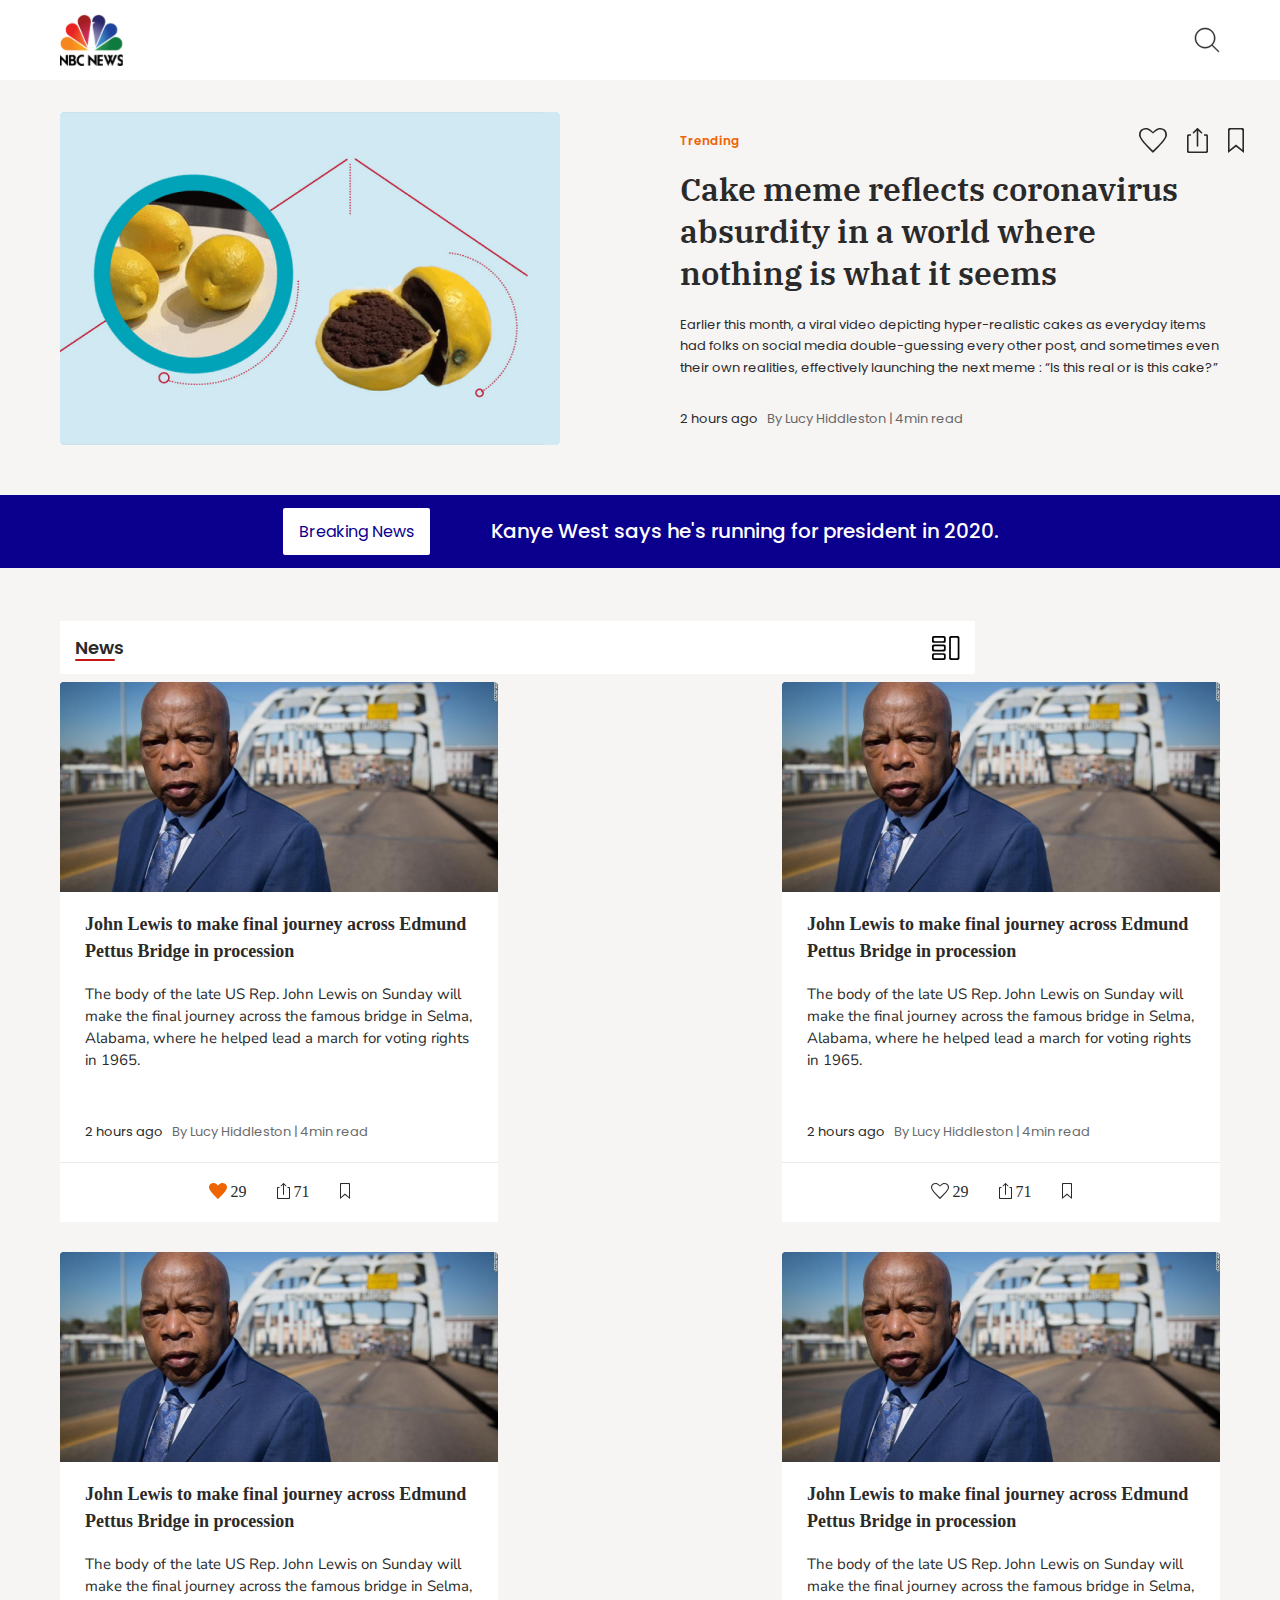
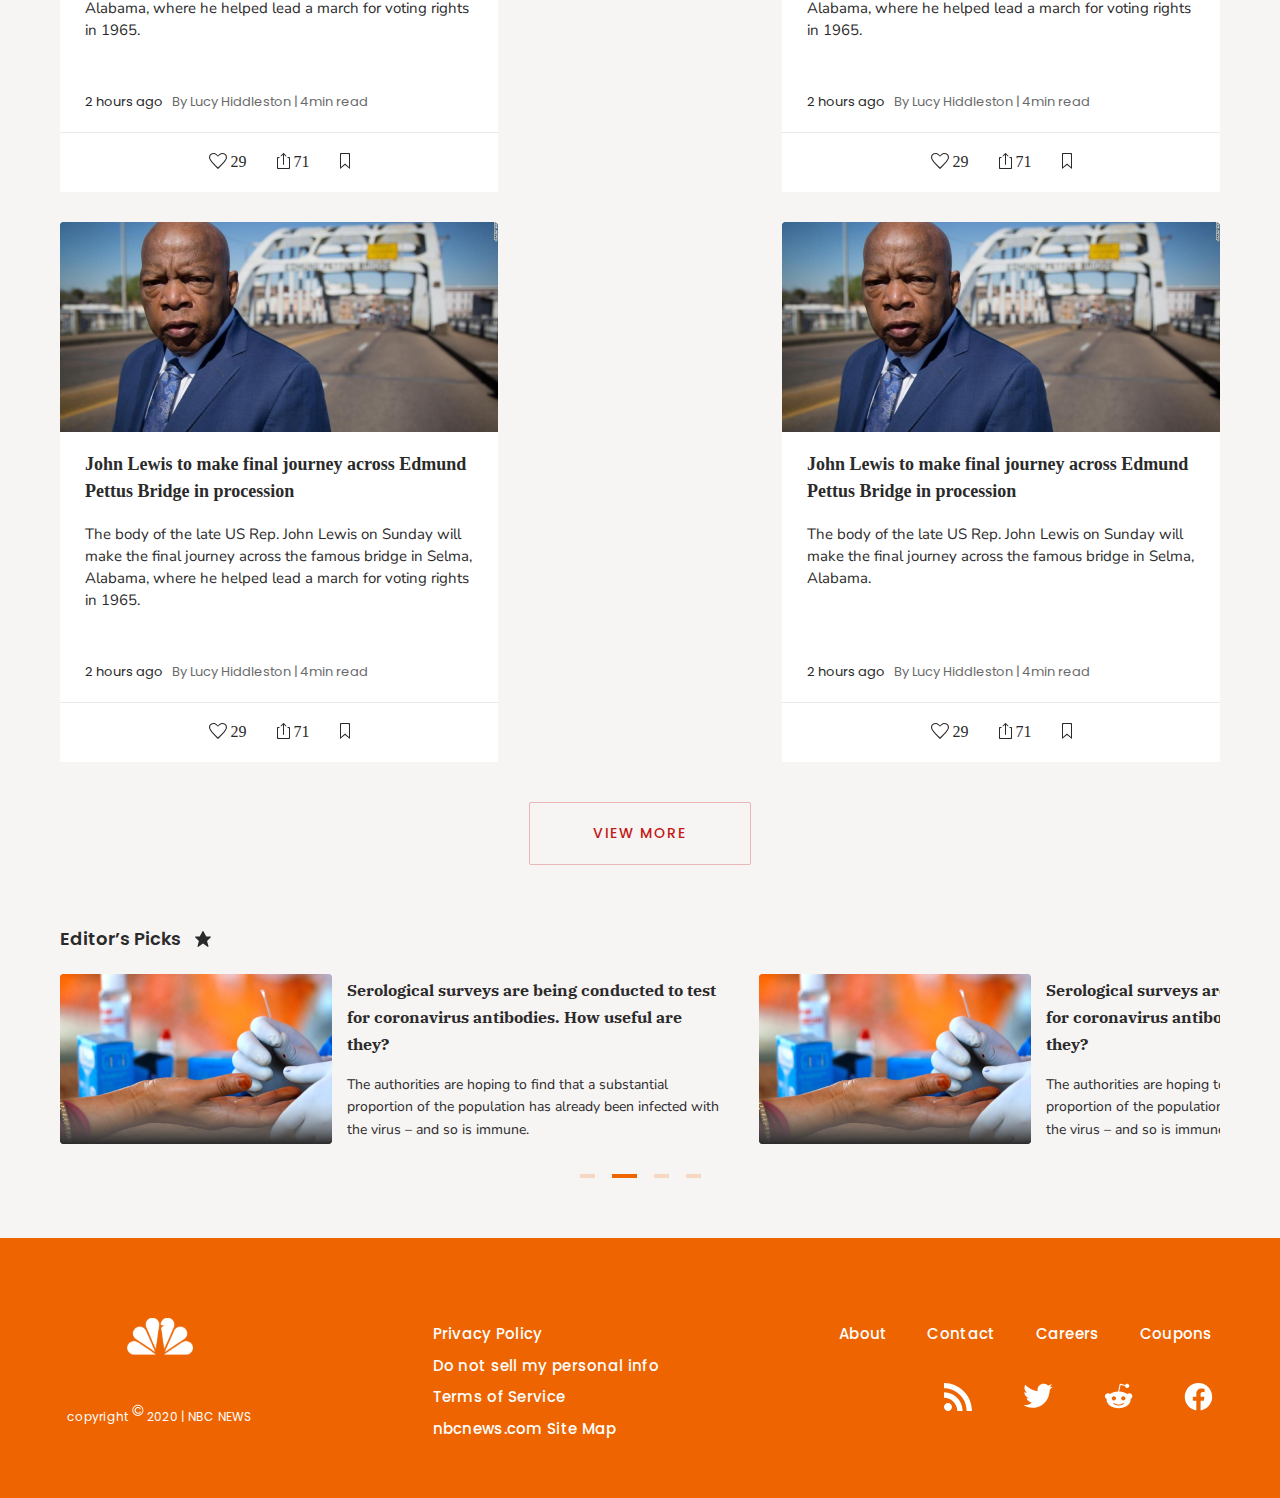
<file: pages/index.html>
<!DOCTYPE html>
<html lang="en">
<head>
    <meta charset="UTF-8">
    <meta name="viewport" content="width=device-width, initial-scale=1.0">
    <title>NBC NEWS</title>
    <link rel="shortcut icon" href="./../imgs/header/logo.svg" type="image/x-icon">
    <link rel="preconnect" href="https://fonts.googleapis.com">
    <link rel="preconnect" href="https://fonts.gstatic.com" crossorigin>
    <link href="https://fonts.googleapis.com/css2?family=IBM+Plex+Serif:wght@400;500;600;700&family=Montserrat&family=Nunito+Sans:opsz,wght@6..12,400;6..12,700&family=Poppins:wght@400;500;600&display=swap" rel="stylesheet">
    <link rel="stylesheet" href="./../css/main.css">
</head>
<body>
    <header class="header" style="background: #fff;">
        <a href="#" class="header__logo">
            <img src="./../imgs/header/logo.svg" alt="Логотип">
        </a>
        <img src="./../imgs/header/search.svg" alt="Поиск" id="search-btn" class="header__search">
        <form action="#" method="post" class="header__form none" id="search-form"> 
            <input type="text" name="title" id="title" placeholder="looking for" class="header__input">
            <button type="submit" class="header__btn"><img src="./../imgs/header/search.svg" alt="Поиск" class="header__search"></button>
        </form>
    </header>
    <main class="main" style="background: #F7F4F4;">
        <section class="heading">
            <img src="./../imgs/card/imgs/main.jpg" alt="" class="heading__img">
            <div class="heading__info">
                <div class="heading__top">
                    <h5>Trending</h5>
                    <div class="heading__icons">
                        <img src="./../imgs/card/like.svg" id="share">
                        <img src="./../imgs/card/repost.svg" alt="Поделиться">
                        <img src="./../imgs/card/save.svg" alt="Заметки">
                    </div>
                </div>
                <div class="heading__middle">
                    <h1>Cake meme reflects coronavirus absurdity in a world where nothing is what it seems</h1>
                    <img src="./../imgs/card/imgs/main.jpg" alt="" class="heading__img--mobile">
                    <p class="heading__text">
                        Earlier this month, a viral video depicting hyper-realistic cakes as everyday items had folks on social media double-guessing every other post, and sometimes even their own realities, effectively launching the next meme : “Is this real or is this cake?”
                    </p>
                </div>
                <div class="heading__bottom">
                    <span class="heading__publish-date">
                        2 hours ago
                    </span>
                    <span class="heading__author">
                        By Lucy Hiddleston  |  4min read
                    </span>
                </div>
            </div>
        </section>
        <section class="error-alert">
            <button class="error-alert__btn">Breaking News</button>
            <h3 class="error-alert__title">
                Kanye West says he's running for president in 2020.
            </h3>
        </section>
        <section class="cards">
            <div class="cards__nav">
                <h3 class="cards__title">News</h3>
                <img src="./../imgs/card/nav.svg" alt="Навигация" class="cards__nav-img">
            </div>
            <div class="cards__wrapper">
                <div class="card">
                    <img src="./../imgs/card/imgs/1.jpg" alt="Карточка" class="card__img">
                    <div class="card__wrapper">
                        <h4 class="card__title">John Lewis to make final journey across Edmund Pettus Bridge in procession</h4>
                        <p class="card__text">The body of the late US Rep. John Lewis on Sunday will make the final journey across the famous bridge in Selma, Alabama, where he helped lead a march for voting rights in 1965.</p>
                        <div class="card__info">
                            <span>2 hours ago</span>
                            <span>By Lucy Hiddleston  |  4min read</span>
                        </div>
                        <ul class="card__actions">
                            <li class="card__action">
                                <img src="./../imgs/card/like-active.svg" alt="Лайл">
                                <span class="card__count">29</span>
                            </li>
                            <li class="card__action" id="share">
                                <img src="./../imgs/card/repost.svg" alt="Поделиться">
                                <span class="card__count">71</span>
                            </li>
                            <li class="card__action">
                                <img src="./../imgs/card/save.svg" alt="Сохранить">
                            </li>
                        </ul>
                    </div>
                </div>
                <div class="card">
                    <img src="./../imgs/card/imgs/1.jpg" alt="Карточка" class="card__img">
                    <div class="card__wrapper">
                        <h4 class="card__title">John Lewis to make final journey across Edmund Pettus Bridge in procession</h4>
                        <p class="card__text">The body of the late US Rep. John Lewis on Sunday will make the final journey across the famous bridge in Selma, Alabama, where he helped lead a march for voting rights in 1965.</p>
                        <div class="card__info">
                            <span>2 hours ago</span>
                            <span>By Lucy Hiddleston  |  4min read</span>
                        </div>
                        <ul class="card__actions">
                            <li class="card__action">
                                <img src="./../imgs/card/like.svg" alt="Лайл">
                                <span class="card__count">29</span>
                            </li>
                            <li class="card__action" id="share">
                                <img src="./../imgs/card/repost.svg" alt="Поделиться">
                                <span class="card__count">71</span>
                            </li>
                            <li class="card__action">
                                <img src="./../imgs/card/save.svg" alt="Сохранить">
                            </li>
                        </ul>
                    </div>
                </div>
                <div class="card">
                    <img src="./../imgs/card/imgs/1.jpg" alt="Карточка" class="card__img">
                    <div class="card__wrapper">
                        <h4 class="card__title">John Lewis to make final journey across Edmund Pettus Bridge in procession</h4>
                        <p class="card__text">The body of the late US Rep. John Lewis on Sunday will make the final journey across the famous bridge in Selma, Alabama, where he helped lead a march for voting rights in 1965.</p>
                        <div class="card__info">
                            <span>2 hours ago</span>
                            <span>By Lucy Hiddleston  |  4min read</span>
                        </div>
                        <ul class="card__actions">
                            <li class="card__action">
                                <img src="./../imgs/card/like.svg" alt="Лайл">
                                <span class="card__count">29</span>
                            </li>
                            <li class="card__action" id="share">
                                <img src="./../imgs/card/repost.svg" alt="Поделиться">
                                <span class="card__count">71</span>
                            </li>
                            <li class="card__action">
                                <img src="./../imgs/card/save.svg" alt="Сохранить">
                            </li>
                        </ul>
                    </div>
                </div>
                <div class="card">
                    <img src="./../imgs/card/imgs/1.jpg" alt="Карточка" class="card__img">
                    <div class="card__wrapper">
                        <h4 class="card__title">John Lewis to make final journey across Edmund Pettus Bridge in procession</h4>
                        <p class="card__text">The body of the late US Rep. John Lewis on Sunday will make the final journey across the famous bridge in Selma, Alabama, where he helped lead a march for voting rights in 1965.</p>
                        <div class="card__info">
                            <span>2 hours ago</span>
                            <span>By Lucy Hiddleston  |  4min read</span>
                        </div>
                        <ul class="card__actions">
                            <li class="card__action">
                                <img src="./../imgs/card/like.svg" alt="Лайл">
                                <span class="card__count">29</span>
                            </li>
                            <li class="card__action" id="share">
                                <img src="./../imgs/card/repost.svg" alt="Поделиться">
                                <span class="card__count">71</span>
                            </li>
                            <li class="card__action">
                                <img src="./../imgs/card/save.svg" alt="Сохранить">
                            </li>
                        </ul>
                    </div>
                </div>
                <div class="card">
                    <img src="./../imgs/card/imgs/1.jpg" alt="Карточка" class="card__img">
                    <div class="card__wrapper">
                        <h4 class="card__title">John Lewis to make final journey across Edmund Pettus Bridge in procession</h4>
                        <p class="card__text">The body of the late US Rep. John Lewis on Sunday will make the final journey across the famous bridge in Selma, Alabama, where he helped lead a march for voting rights in 1965.</p>
                        <div class="card__info">
                            <span>2 hours ago</span>
                            <span>By Lucy Hiddleston  |  4min read</span>
                        </div>
                        <ul class="card__actions">
                            <li class="card__action">
                                <img src="./../imgs/card/like.svg" alt="Лайл">
                                <span class="card__count">29</span>
                            </li>
                            <li class="card__action" id="share">
                                <img src="./../imgs/card/repost.svg" alt="Поделиться">
                                <span class="card__count">71</span>
                            </li>
                            <li class="card__action">
                                <img src="./../imgs/card/save.svg" alt="Сохранить">
                            </li>
                        </ul>
                    </div>
                </div>
                <div class="card">
                    <img src="./../imgs/card/imgs/1.jpg" alt="Карточка" class="card__img">
                    <div class="card__wrapper">
                        <h4 class="card__title">John Lewis to make final journey across Edmund Pettus Bridge in procession</h4>
                        <p class="card__text">The body of the late US Rep. John Lewis on Sunday will make the final journey across the famous bridge in Selma, Alabama.</p>
                        <div class="card__info">
                            <span>2 hours ago</span>
                            <span>By Lucy Hiddleston  |  4min read</span>
                        </div>
                        <ul class="card__actions">
                            <li class="card__action">
                                <img src="./../imgs/card/like.svg" alt="Лайл">
                                <span class="card__count">29</span>
                            </li>
                            <li class="card__action" id="share">
                                <img src="./../imgs/card/repost.svg" alt="Поделиться">
                                <span class="card__count">71</span>
                            </li>
                            <li class="card__action">
                                <img src="./../imgs/card/save.svg" alt="Сохранить">
                            </li>
                        </ul>
                    </div>
                </div>
            </div>
            <button class="cards__btn">
                View More
            </button>
        </section>
        <section class="slider">
            <div class="slider__title">
                <h4>Editor’s Picks</h4>
                <img src="./../imgs/card/star.svg" alt="Звезда">
            </div>
            <div class="slider__wrapper">
                <div class="slider__items">
                    <div class="slider-card">
                        <img src="./../imgs/card/slider/1.jpg" alt="" class="slider-card__img">
                        <h5 class="slider-card__title--mobile">
                            Serological surveys are being conducted to test for coronavirus antibodies. How useful are they?
                        </h5>
                        <div class="slider-card__wrapper">
                            <h4 class="slider-card__title">Serological surveys are being conducted to test for coronavirus antibodies. How useful are they?</h4>
                            <p class="slider-card__text">
                                The authorities are hoping to find that a substantial proportion of the population has already been infected with the virus – and so is immune.
                            </p>
                        </div>
                    </div>
                    <div class="slider-card">
                        <img src="./../imgs/card/slider/1.jpg" alt="" class="slider-card__img">
                        <h5 class="slider-card__title--mobile">
                            Serological surveys are being conducted to test for coronavirus antibodies. How useful are they?
                        </h5>
                        <div class="slider-card__wrapper">
                            <h4 class="slider-card__title">Serological surveys are being conducted to test for coronavirus antibodies. How useful are they?</h4>
                            <p class="slider-card__text">
                                The authorities are hoping to find that a substantial proportion of the population has already been infected with the virus – and so is immune.
                            </p>
                        </div>
                    </div>
                    <div class="slider-card">
                        <img src="./../imgs/card/slider/1.jpg" alt="" class="slider-card__img">
                        <h5 class="slider-card__title--mobile">
                            Serological surveys are being conducted to test for coronavirus antibodies. How useful are they?
                        </h5>
                        <div class="slider-card__wrapper">
                            <h4 class="slider-card__title">Serological surveys are being conducted to test for coronavirus antibodies. How useful are they?</h4>
                            <p class="slider-card__text">
                                The authorities are hoping to find that a substantial proportion of the population has already been infected with the virus – and so is immune.
                            </p>
                        </div>
                    </div>
                    <div class="slider-card">
                        <img src="./../imgs/card/slider/1.jpg" alt="" class="slider-card__img">
                        <h5 class="slider-card__title--mobile">
                            Serological surveys are being conducted to test for coronavirus antibodies. How useful are they?
                        </h5>
                        <div class="slider-card__wrapper">
                            <h4 class="slider-card__title">Serological surveys are being conducted to test for coronavirus antibodies. How useful are they?</h4>
                            <p class="slider-card__text">
                                The authorities are hoping to find that a substantial proportion of the population has already been infected with the virus – and so is immune.
                            </p>
                        </div>
                    </div>
                </div>
                <nav class="slider__nav">
                    <svg xmlns="http://www.w3.org/2000/svg" width="121" height="4" viewBox="0 0 121 4" fill="none">
                        <path opacity="0.2" d="M0 0H15V4H0V0Z" fill="#EE6400"/>
                        <path d="M32 0H57V4H32V0Z" fill="#EE6400"/>
                        <path opacity="0.2" d="M74 0H89V4H74V0Z" fill="#EE6400"/>
                        <path opacity="0.2" d="M106 0H121V4H106V0Z" fill="#EE6400"/>
                    </svg>
                </nav>
            
            
            </div>
        </section>
    </main>
    <footer class="footer" style="background: #EE6400">
        <div class="footer__logo">
            <img src="./../imgs/footer/logo.svg" alt="Logo">
            <span>copyright <img src="./../imgs/footer/icon.svg" alt=""> 2020 | NBC NEWS</span>
        </div>
        <ul class="footer__list">
            <li class="footer__item">
                <a href="#" class="footer__link">Privacy Policy</a>
            </li>
            <li class="footer__item">
                <a href="#" class="footer__link">Do not sell my personal info</a>
            </li>
            <li class="footer__item">
                <a href="#" class="footer__link">Terms of Service</a>
            </li>
            <li class="footer__item">
                <a href="#" class="footer__link">nbcnews.com Site Map</a>
            </li>
        </ul>
        <div class="footer__wrapper">
            <nav class="footer__nav">
                <ul class="footer__list-nav">
                    <li><a href="#" class="footer__link">About</a></li>
                    <li><a href="#" class="footer__link">Contact</a></li>
                    <li><a href="#" class="footer__link">Careers</a></li>
                    <li><a href="#" class="footer__link">Coupons</a></li>
                </ul>
            </nav>
            <ul class="footer__socials">
                <li><a href="#" class="footer__social"><img src="./../imgs/footer/socilas/wifi.svg" alt="WiFi"></a></li>
                <li><a href="#" class="footer__social"><img src="./../imgs/footer/socilas/twitter.svg" alt="twitter"></a></li>
                <li><a href="#" class="footer__social"><img src="./../imgs/footer/socilas/reddit.svg" alt="reddit"></a></li>
                <li><a href="#" class="footer__social"><img src="./../imgs/footer/socilas/facebook.svg" alt="facebook"></a></li>
            </ul>
        </div>
    </footer>
    <script src="./../js/search.js">
    </script>
</body>
</html>
</file>
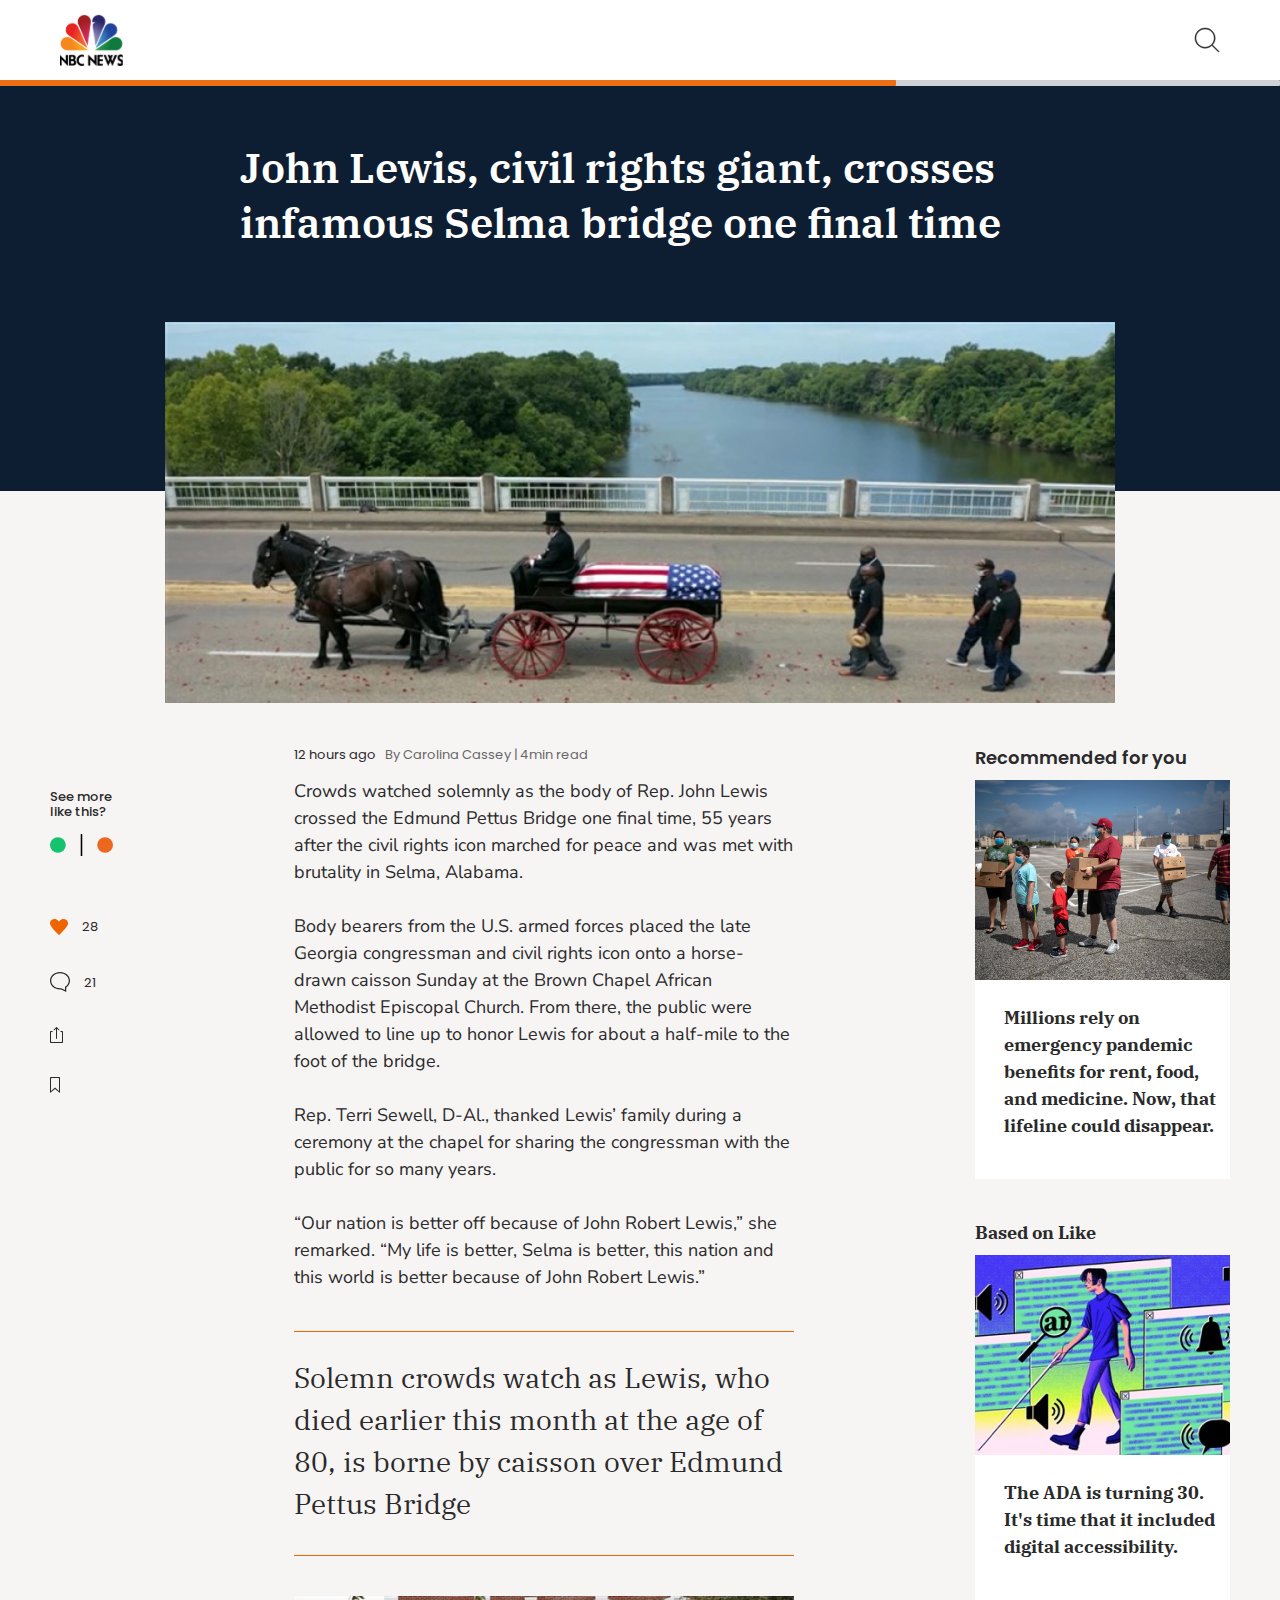
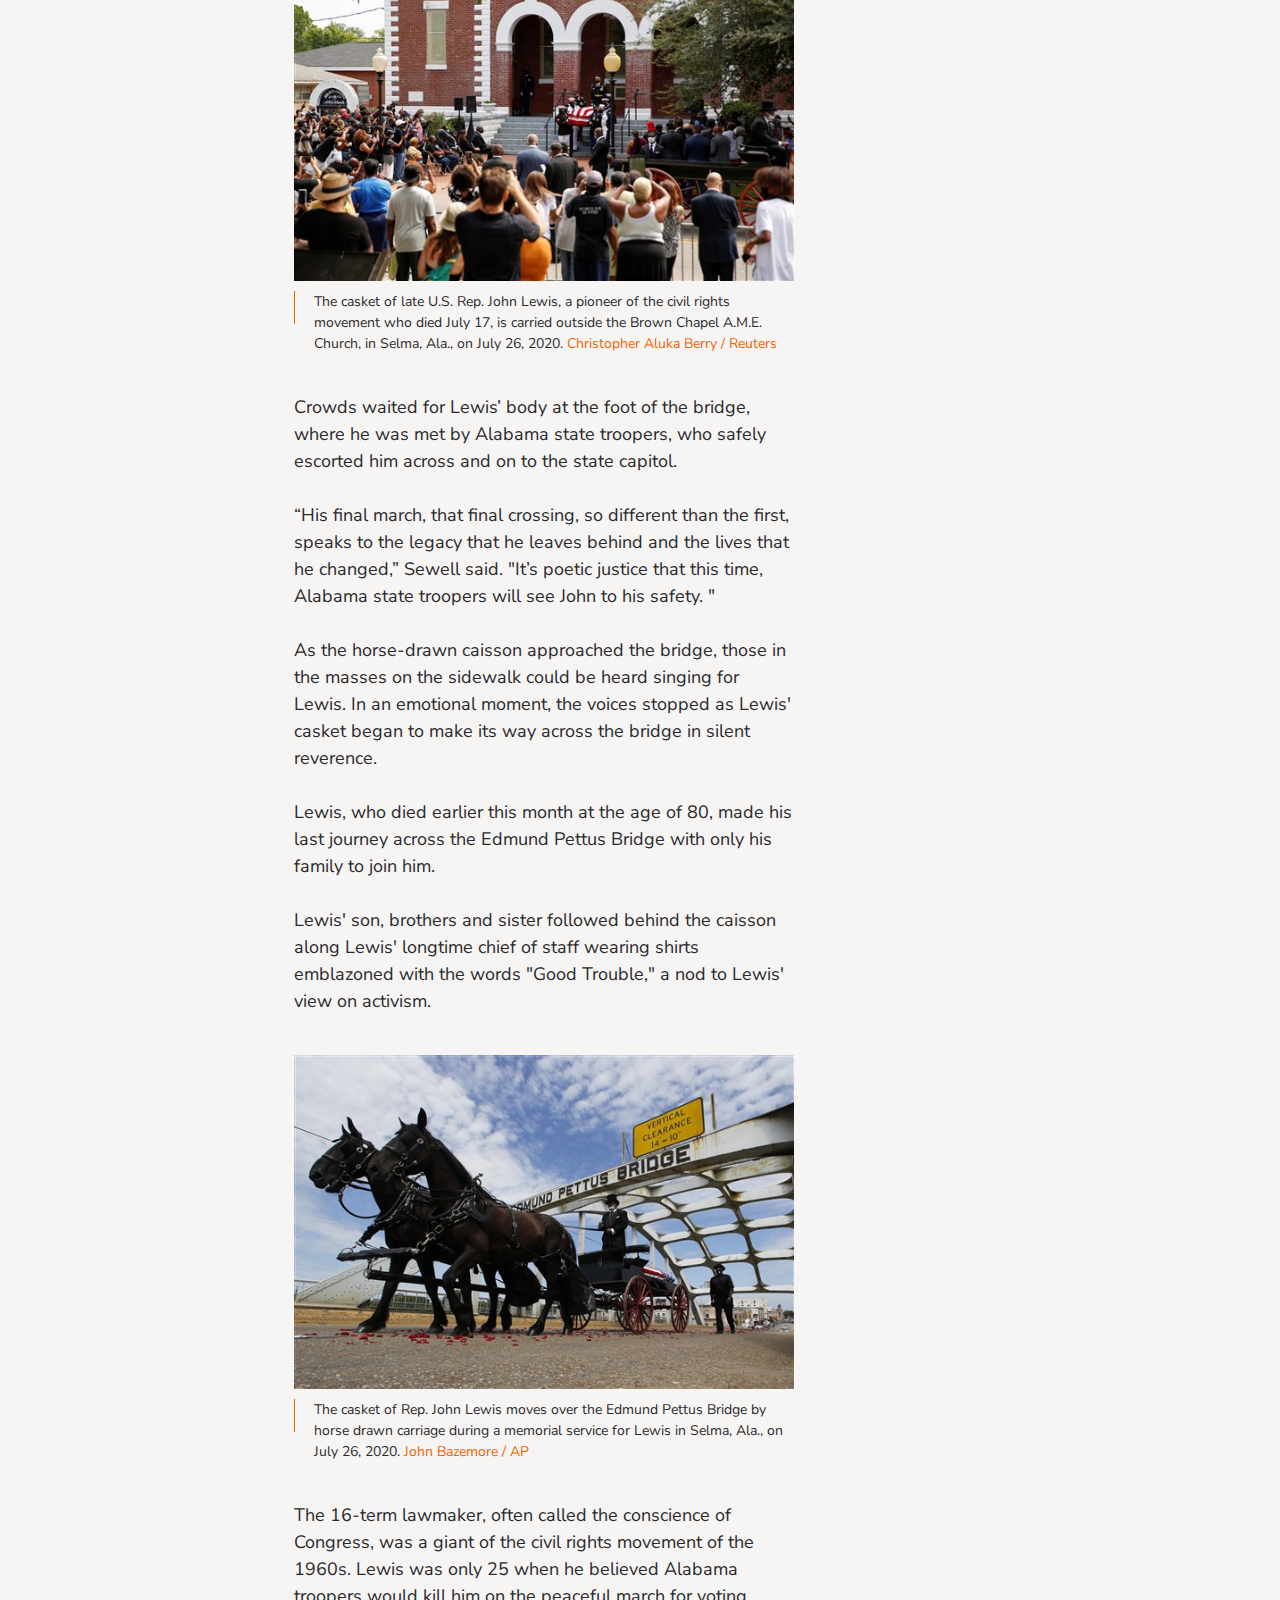
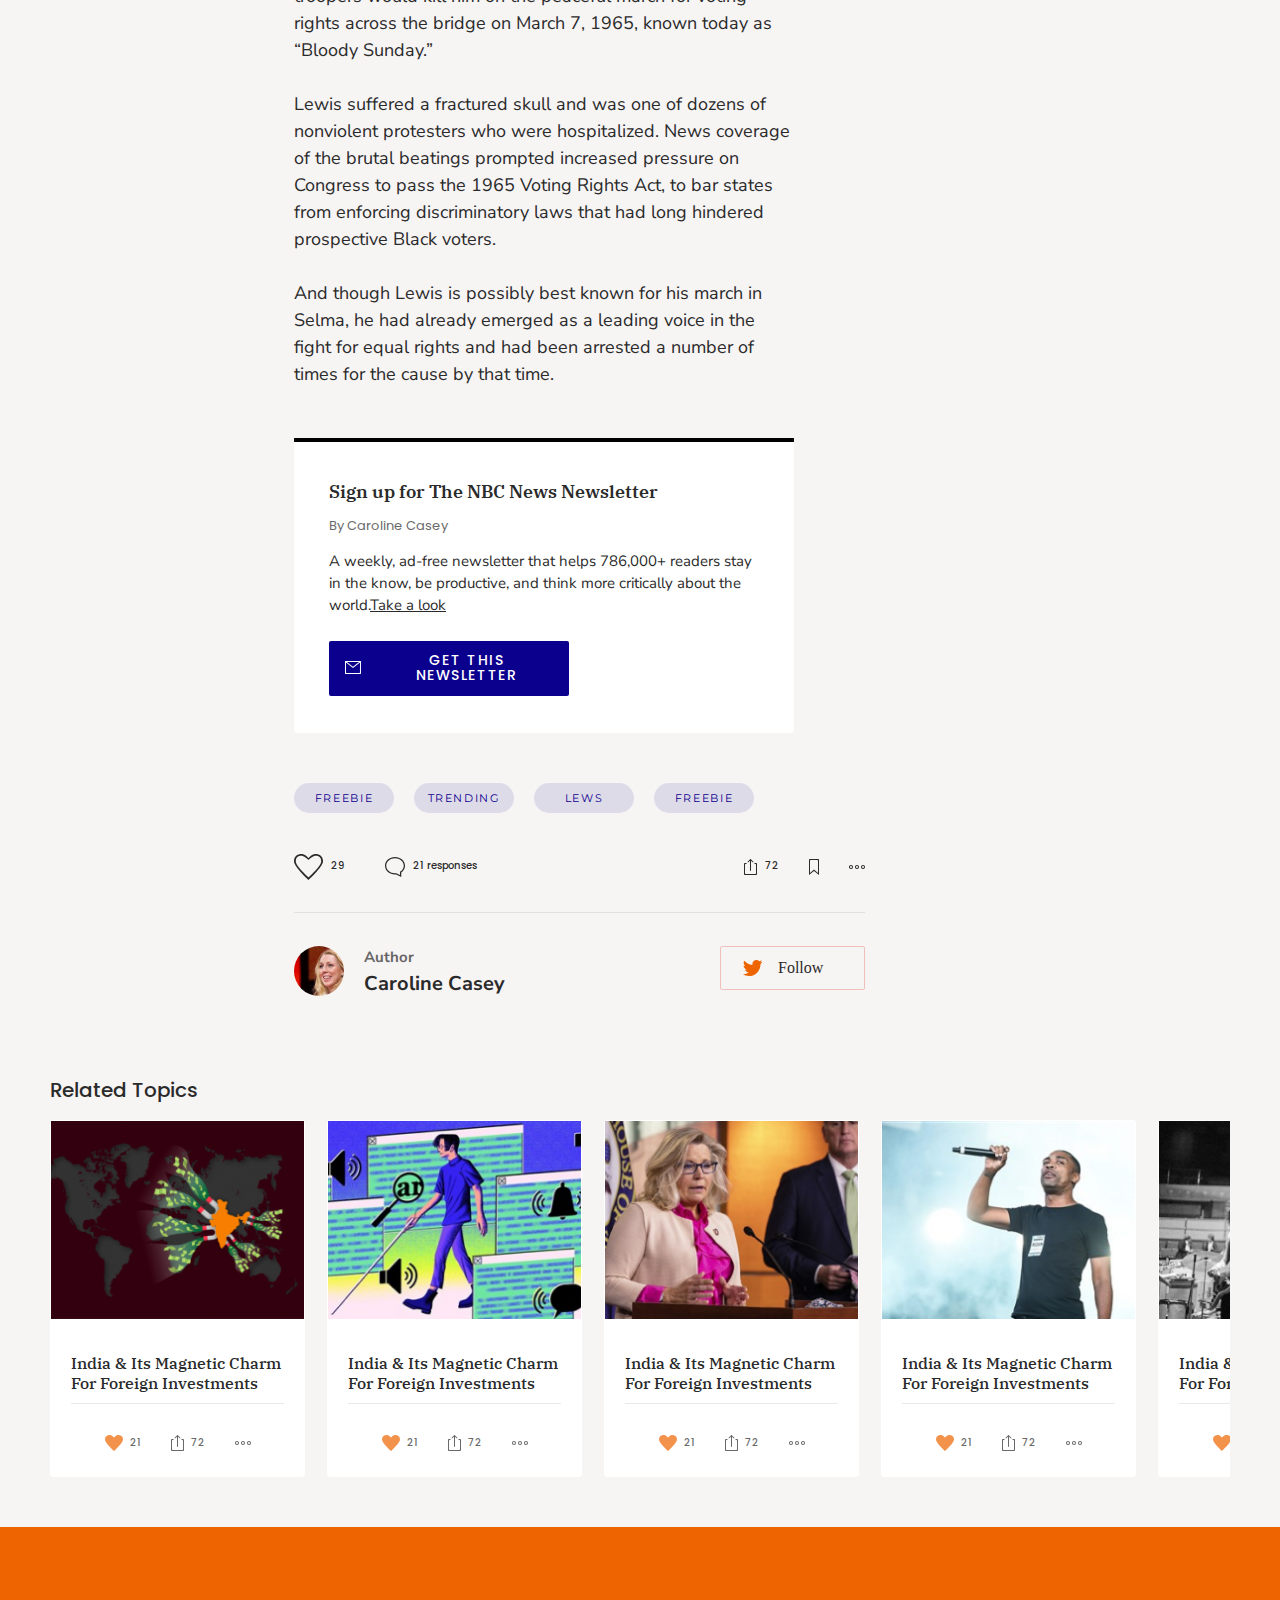
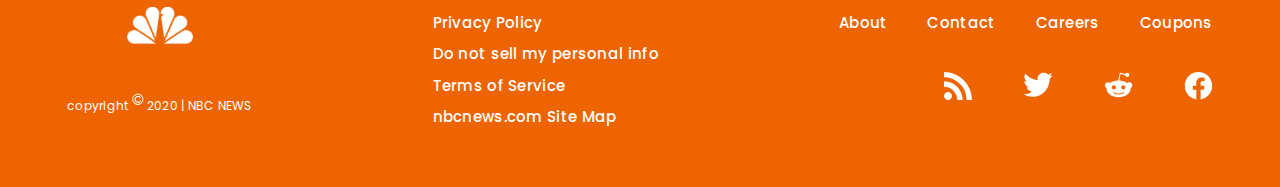
<file: pages/show.html>
<!DOCTYPE html>
<html lang="en">
<head>
    <meta charset="UTF-8">
    <meta name="viewport" content="width=device-width, initial-scale=1.0">
    <title>NBC NEWS</title>
    <link rel="shortcut icon" href="./../imgs/header/logo.svg" type="image/x-icon">
    <link rel="preconnect" href="https://fonts.googleapis.com">
    <link rel="preconnect" href="https://fonts.gstatic.com" crossorigin>
    <link href="https://fonts.googleapis.com/css2?family=IBM+Plex+Serif:wght@400;500;600;700&family=Montserrat&family=Nunito+Sans:opsz,wght@6..12,400;6..12,700&family=Poppins:wght@400;500;600&display=swap" rel="stylesheet">
    <link rel="stylesheet" href="./../css/main.css">
</head>
<body>
    <header class="header" style="background: #fff;">
        <a href="#" class="header__logo">
            <img src="./../imgs/header/logo.svg" alt="Логотип">
        </a>
        <img src="./../imgs/header/search.svg" alt="Поиск" id="search-btn" class="header__search">
        <form action="#" method="post" class="header__form none" id="search-form"> 
            <input type="text" name="title" id="title" placeholder="looking for" class="header__input">
            <button type="submit" class="header__btn"><img src="./../imgs/header/search.svg" alt="Поиск" class="header__search"></button>
        </form>
    </header>
    <main class="main" style="background: #F7F4F4;">
        <section class="preview" style="background: #0E1E32;">
            <h1 class="preview__title">
                John Lewis, civil rights giant, crosses infamous Selma bridge one final time
            </h1>
        </section>
        <section class="preview-img">
            <img src="./../imgs/article/main.jpg" alt="" class="preview-img__img">
        </section>
        <div class="wrapper-show">
            <aside class="aside-actions">
                <div class="aside-actions__info">
                    <h6 class="aside-actions__title">See more like this?</h6>
                    <img src="./../imgs/article/green-red.svg" alt="" class="aside-actions__img">
                </div>

                <ul class="aside-actions__list">
                    <li class="aside-actions__item"><img src="./../imgs/card/like-active.svg" alt="Like"> <span>28</span></li>
                    <li class="aside-actions__item"><img src="./../imgs/article/comments.svg" alt="Comments"> <span>21</span></li>
                    <li class="aside-actions__item"><img src="./../imgs/card/repost.svg" alt="Repost"></li>
                    <li class="aside-actions__item"><img src="./../imgs/card/save.svg" alt="Save"></li>
                </ul>
            </aside>
            <article class="article">
                <div class="article__info">
                    <span>12 hours ago</span>
                    <span>By Carolina Cassey  |  4min read</span>
                </div>
                <div class="article__content">
                    <p class="article__p">
                        Crowds watched solemnly as the body of Rep. John Lewis crossed the Edmund Pettus Bridge one final time, 55 years after the civil rights icon marched for peace and was met with brutality in Selma, Alabama.
                        <br><br>
                        Body bearers from the U.S. armed forces placed the late Georgia congressman and civil rights icon onto a horse-drawn caisson Sunday at the Brown Chapel African Methodist Episcopal Church. From there, the public were allowed to line up to honor Lewis for about a half-mile to the foot of the bridge.
                        <br><br>
                        Rep. Terri Sewell, D-Al., thanked Lewis’ family during a ceremony at the chapel for sharing the congressman with the public for so many years.
                        <br><br>
                        “Our nation is better off because of John Robert Lewis,” she remarked. “My life is better, Selma is better, this nation and this world is better because of John Robert Lewis.”
                    </p>
                    <h2 class="article__title">
                        Solemn crowds watch as Lewis, who died earlier this month at the age of 80, is borne by caisson over Edmund Pettus Bridge
                    </h2>
                    <div class="article__block">
                        <img src="./../imgs/article/1.jpg" alt="" class="article__img">
                        <span class="article__span">
                            The casket of late U.S. Rep. John Lewis, a pioneer of the civil rights movement who died July 17, is carried outside the Brown Chapel A.M.E. Church, in Selma, Ala., on July 26, 2020.  
                            <span class="article__author">Christopher Aluka Berry / Reuters</span> 
                        </span>
                    </div>
                    <p class="article__p">
                        Crowds waited for Lewis’ body at the foot of the bridge, where he was met by Alabama state troopers, who safely escorted him across and on to the state capitol.
                        <br><br>
                        “His final march, that final crossing, so different than the first, speaks to the legacy that he leaves behind and the lives that he changed,” Sewell said. "It’s poetic justice that this time, Alabama state troopers will see John to his safety. "
                        <br><br>
                        As the horse-drawn caisson approached the bridge, those in the masses on the sidewalk could be heard singing for Lewis. In an emotional moment, the voices stopped as Lewis' casket began to make its way across the bridge in silent reverence.
                        <br><br>
                        Lewis, who died earlier this month at the age of 80, made his last journey across the Edmund Pettus Bridge with only his family to join him.
                        <br><br>
                        Lewis' son, brothers and sister followed behind the caisson along Lewis' longtime chief of staff wearing shirts emblazoned with the words "Good Trouble," a nod to Lewis' view on activism.
                    </p>
                    <div class="article__block">
                        <img src="./../imgs/article/2.jpg" alt="" class="article__img">
                        <span class="article__span">
                            The casket of Rep. John Lewis moves over the Edmund Pettus Bridge by horse drawn carriage during a memorial service for Lewis in Selma, Ala., on July 26, 2020.
                            <span class="article__author">John Bazemore / AP</span> 
                        </span>
                    </div>
                    <p class="article__p">
                        The 16-term lawmaker, often called the conscience of Congress, was a giant of the civil rights movement of the 1960s. Lewis was only 25 when he believed Alabama troopers would kill him on the peaceful march for voting rights across the bridge on March 7, 1965, known today as “Bloody Sunday.”
                        <br><br>
                        Lewis suffered a fractured skull and was one of dozens of nonviolent protesters who were hospitalized. News coverage of the brutal beatings prompted increased pressure on Congress to pass the 1965 Voting Rights Act, to bar states from enforcing discriminatory laws that had long hindered prospective Black voters.
                        <br><br>
                        And though Lewis is possibly best known for his march in Selma, he had already emerged as a leading voice in the fight for equal rights and had been arrested a number of times for the cause by that time.
                    </p>
                </div>
                <div class="newsletters">
                    <h4 class="newsletters__title">Sign up for The NBC News Newsletter</h4>
                    <h6 class="newsletters__author">By Caroline Casey</h6>
                    <p class="newsletters__text">
                        A weekly, ad-free newsletter that helps 786,000+ readers stay in the know, be productive, and think more critically about the world.<a href="#" class="newsletters__link">Take a look</a> 
                    </p>
                    <a href="#" class="newsletters__btn">
                        <img src="./../imgs/newsletters/icon.svg" alt="Letter">
                        <span>Get this Newsletter</span>
                    </a>
                </div>
                <div class="about">
                    <div class="about__tags">
                        <div class="tag">
                            <h5 class="tag__title">
                                Freebie
                            </h5>
                        </div>
                        <div class="tag">
                            <h5 class="tag__title">
                                Trending
                            </h5>
                        </div>
                        <div class="tag">
                            <h5 class="tag__title">
                                Lews
                            </h5>
                        </div>
                        <div class="tag">
                            <h5 class="tag__title">
                                Freebie
                            </h5>
                        </div>
                    </div>
                    <div class="about__actions">
                        <div class="about__left">
                            <button class="about__action">
                                <img src="./../imgs/article/like.svg" alt="Like">
                                <span>29</span>
                            </button>

                            <button class="about__action">
                                <img src="./../imgs/article/comments.svg" alt="Comments">
                                <span>21 responses</span>
                            </button>
                        </div>
                        <div class="about__right">
                            <button class="about__action" id="share">
                                <img src="./../imgs/card/repost.svg" alt="Share">
                                <span>72</span>
                            </button>
                            <button class="about__action" id="share">
                                <img src="./../imgs/card/save.svg" alt="Save">
                            </button>
                            <button class="about__action" id="share">
                                <img src="./../imgs/article/more.svg" alt="More">
                            </button>
                        </div>
                    </div>
                    <div class="about__info">
                        <div class="about__card">
                            <div class="about__author-img" style="background: url(./../imgs/article/author.jpg);"></div>
                            <div class="about__container">
                                <h5 class="about__author">Author</h5>
                                <h4 class="about__name">Caroline Casey</h4>
                            </div>
                        </div>
                        <p class="about__text about__text--mobile">
                            Caroline Casey is an award-winning social activist and founder of <span class="about__text--red">The Valuable 500</span> , a global movement aimed at getting 500 companies to commit to disability inclusion. 
                        </p>
                        <a class="follow-btn">
                            <div></div>
                            <span>Follow</span>
                        </a>
                    </div>
                </div>
            </article>
            <aside class="aside-rec">
                <h3 class="aside-rec__title">Recommended for you</h3>
                <div class="aside-rec__items">
                    <div class="rec-card">
                        <img src="./../imgs/rec-card/image 63.jpg" alt="" class="rec-card__img">
                        <div class="rec-card__actions">
                            <img src="./../imgs/card/save.svg" alt="Save">
                            <img src="./../imgs/article/more.svg" alt="More">
                        </div>
                        <div class="rec-card__wrapper">
                            <h4 class="rec-card__title">
                                Hill Republicans begin jockeying for power in a possible post-Trump world
                            </h4>
                        </div>
                    </div>
                    <div class="rec-card">
                        <img src="./../imgs/rec-card/image 64.jpg" alt="" class="rec-card__img">
                        <div class="rec-card__actions">
                            <img src="./../imgs/card/save.svg" alt="Save">
                            <img src="./../imgs/article/more.svg" alt="More">
                        </div>
                        <div class="rec-card__wrapper">
                            <h4 class="rec-card__title">
                                Hill Republicans begin jockeying for power in a possible post-Trump world
                            </h4>
                        </div>
                    </div>
                </div>
            </aside>
            <aside class="aside-cards">
                <div class="aside-cards__items">
                    <div class="mini-card">
                        <h4 class="mini-card__heading">Recommended for you</h4>
                        <div class="mini-card__wrapper">
                            <img class="mini-card__img" src="./../imgs/card/imgs/mini-card1.jpg" alt="">
                            <div class="mini-card__container">
                                <h3 class="mini-card__title">Millions rely on emergency pandemic benefits for rent, food, and medicine. Now, that lifeline could disappear.</h3>
                            </div>
                        </div>
                    </div>
                    <div class="mini-card">
                        <h4 class="mini-card__title">Based on Like</h4>
                        <div class="mini-card__wrapper">
                            <img src="./../imgs/card/imgs/mini-card2.jpg" class="mini-card__img" alt="">
                            <div class="mini-card__container">
                                <h3 class="mini-card__title">The ADA is turning 30. It's time that it included digital accessibility.</h3>
                            </div>
                        </div>
                    </div>
                </div>
            </aside>
        </div>
        <section class="related-topics">
            <h2 class="related-topics__title">Related Topics</h2>
            <div class="related-topics__items">
                <div class="topic">
                    <img src="./../imgs/topics/1.jpg" alt="" class="topic__img">
                    <div class="topic__wrapper">
                        <h3 class="topic__title">
                            India & Its Magnetic Charm For Foreign Investments
                        </h3>
                        <p class="topic__text--mobile">
                            Aston Villa avoided relegation on the final day of the Premier League season as they drew 1-1 at West Ham United and other results went their way. 
                        </p>
                    </div>
                    <div class="topic__actions">
                        <button class="topic__action">
                            <img src="./../imgs/card/like-active.svg" alt="Like">
                            <span>21</span>
                        </button>
                        <button class="topic__action" id="share">
                            <img src="./../imgs/card/repost.svg" alt="Repost">
                            <span>72</span>
                        </button>
                        <button class="topic__action">
                            <img src="./../imgs/article/more.svg" alt="More">
                        </button>
                    </div>
                </div>
                <div class="topic">
                    <img src="./../imgs/topics/image 62.jpg" alt="" class="topic__img">
                    <div class="topic__wrapper">
                        <h3 class="topic__title">
                            India & Its Magnetic Charm For Foreign Investments
                        </h3>
                        <p class="topic__text--mobile">
                            Aston Villa avoided relegation on the final day of the Premier League season as they drew 1-1 at West Ham United and other results went their way. 
                        </p>
                    </div>
                    <div class="topic__actions">
                        <button class="topic__action">
                            <img src="./../imgs/card/like-active.svg" alt="Like">
                            <span>21</span>
                        </button>
                        <button class="topic__action" id="share">
                            <img src="./../imgs/card/repost.svg" alt="Repost">
                            <span>72</span>
                        </button>
                        <button class="topic__action">
                            <img src="./../imgs/article/more.svg" alt="More">
                        </button>
                    </div>
                </div>
                <div class="topic">
                    <img src="./../imgs/topics/image 63.jpg" alt="" class="topic__img">
                    <div class="topic__wrapper">
                        <h3 class="topic__title">
                            India & Its Magnetic Charm For Foreign Investments
                        </h3>
                        <p class="topic__text--mobile">
                            Aston Villa avoided relegation on the final day of the Premier League season as they drew 1-1 at West Ham United and other results went their way. 
                        </p>
                    </div>
                    <div class="topic__actions">
                        <button class="topic__action">
                            <img src="./../imgs/card/like-active.svg" alt="Like">
                            <span>21</span>
                        </button>
                        <button class="topic__action" id="share">
                            <img src="./../imgs/card/repost.svg" alt="Repost">
                            <span>72</span>
                        </button>
                        <button class="topic__action">
                            <img src="./../imgs/article/more.svg" alt="More">
                        </button>
                    </div>
                </div>
                <div class="topic">
                    <img src="./../imgs/topics/image 64.jpg" alt="" class="topic__img">
                    <div class="topic__wrapper">
                        <h3 class="topic__title">
                            India & Its Magnetic Charm For Foreign Investments
                        </h3>
                        <p class="topic__text--mobile">
                            Aston Villa avoided relegation on the final day of the Premier League season as they drew 1-1 at West Ham United and other results went their way. 
                        </p>
                    </div>
                    <div class="topic__actions">
                        <button class="topic__action">
                            <img src="./../imgs/card/like-active.svg" alt="Like">
                            <span>21</span>
                        </button>
                        <button class="topic__action" id="share">
                            <img src="./../imgs/card/repost.svg" alt="Repost">
                            <span>72</span>
                        </button>
                        <button class="topic__action">
                            <img src="./../imgs/article/more.svg" alt="More">
                        </button>
                    </div>
                </div>
                <div class="topic">
                    <img src="./../imgs/topics/image 66.jpg" alt="" class="topic__img">
                    <div class="topic__wrapper">
                        <h3 class="topic__title">
                            India & Its Magnetic Charm For Foreign Investments
                        </h3>
                        <p class="topic__text--mobile">
                            Aston Villa avoided relegation on the final day of the Premier League season as they drew 1-1 at West Ham United and other results went their way. 
                        </p>
                    </div>
                    <div class="topic__actions">
                        <button class="topic__action">
                            <img src="./../imgs/card/like-active.svg" alt="Like">
                            <span>21</span>
                        </button>
                        <button class="topic__action" id="share">
                            <img src="./../imgs/card/repost.svg" alt="Repost">
                            <span>72</span>
                        </button>
                        <button class="topic__action">
                            <img src="./../imgs/article/more.svg" alt="More">
                        </button>
                    </div>
                </div>
            </div>

        </section>

        <div class="mini-card mini-card--mobile">
            <h4 class="mini-card__title">Based on Like</h4>
            <div class="mini-card__wrapper">
                <img src="./../imgs/card/imgs/mini-card2.jpg" class="mini-card__img" alt="">
                <div class="mini-card__container">
                    <h3 class="mini-card__title">The ADA is turning 30. It's time that it included digital accessibility.</h3>
                </div>
            </div>
        </div>
    </main>
    <footer class="footer" style="background: #EE6400">
        <div class="footer__logo">
            <img src="./../imgs/footer/logo.svg" alt="Logo">
            <span>copyright <img src="./../imgs/footer/icon.svg" alt=""> 2020 | NBC NEWS</span>
        </div>
        <ul class="footer__list">
            <li class="footer__item">
                <a href="#" class="footer__link">Privacy Policy</a>
            </li>
            <li class="footer__item">
                <a href="#" class="footer__link">Do not sell my personal info</a>
            </li>
            <li class="footer__item">
                <a href="#" class="footer__link">Terms of Service</a>
            </li>
            <li class="footer__item">
                <a href="#" class="footer__link">nbcnews.com Site Map</a>
            </li>
        </ul>
        <div class="footer__wrapper">
            <nav class="footer__nav">
                <ul class="footer__list-nav">
                    <li><a href="#" class="footer__link">About</a></li>
                    <li><a href="#" class="footer__link">Contact</a></li>
                    <li><a href="#" class="footer__link">Careers</a></li>
                    <li><a href="#" class="footer__link">Coupons</a></li>
                </ul>
            </nav>
            <ul class="footer__socials">
                <li><a href="#" class="footer__social"><img src="./../imgs/footer/socilas/wifi.svg" alt="WiFi"></a></li>
                <li><a href="#" class="footer__social"><img src="./../imgs/footer/socilas/twitter.svg" alt="twitter"></a></li>
                <li><a href="#" class="footer__social"><img src="./../imgs/footer/socilas/reddit.svg" alt="reddit"></a></li>
                <li><a href="#" class="footer__social"><img src="./../imgs/footer/socilas/facebook.svg" alt="facebook"></a></li>
            </ul>
        </div>
    </footer>
    <script src="./../js/search.js">
    </script>
</body>
</html>
</file>
<file: css/main.css>
/* Reset and base styles  */
* {
  padding: 0px;
  margin: 0px;
  border: none;
}

*,
*::before,
*::after {
  box-sizing: border-box;
}

/* Links */
a,
a:link,
a:visited {
  text-decoration: none;
}

a:hover {
  text-decoration: none;
}

/* Common */
aside,
nav,
footer,
header,
section,
main {
  display: block;
}

h1,
h2,
h3,
h4,
h5,
h6,
p {
  font-size: inherit;
  font-weight: inherit;
}

ul,
ul li {
  list-style: none;
}

img {
  vertical-align: top;
}

img,
svg {
  max-width: 100%;
  height: auto;
}

address {
  font-style: normal;
}

/* Form */
input,
textarea,
button,
select {
  font-family: inherit;
  font-size: inherit;
  color: inherit;
  background-color: transparent;
}

input::-ms-clear {
  display: none;
}

button,
input[type=submit] {
  display: inline-block;
  box-shadow: none;
  background-color: transparent;
  background: none;
  cursor: pointer;
}

input:focus,
input:active,
button:focus,
button:active {
  outline: none;
}

button::-moz-focus-inner {
  padding: 0;
  border: 0;
}

label {
  cursor: pointer;
}

legend {
  display: block;
}

body {
  color: #2A2A2A;
}

.none {
  display: none !important;
}

.header {
  display: flex;
  justify-content: space-between;
  align-items: center;
  padding: 14px 0;
  padding-left: 295px;
  padding-right: 265px;
}
@media (max-width: 1900px) {
  .header {
    padding-left: 60px;
    padding-right: 60px;
  }
}
@media (max-width: 999px) {
  .header {
    padding: 17px 20px;
  }
}

.header__form {
  display: flex;
  align-items: center;
  -moz-column-gap: 8px;
       column-gap: 8px;
}

.header__input {
  width: 150px;
  border: 1px solid rgba(42, 42, 42, 0.7);
  padding: 6px 3px;
}

.header__btn {
  width: 18px;
  height: 18px;
}
.header__btn > img {
  width: 100%;
}

.header__search {
  cursor: pointer;
}

.heading {
  display: flex;
  justify-content: space-between;
  align-items: center;
  padding-left: 277px;
  padding-right: 277px;
  padding-top: 32px;
  padding-bottom: 50px;
  gap: 20px;
}
@media (max-width: 1900px) {
  .heading {
    padding-left: 60px;
    padding-right: 60px;
  }
}
@media (max-width: 999px) {
  .heading {
    flex-direction: column-reverse;
    padding: 20px;
    padding-top: 13px;
    gap: 0;
  }
}

.heading__img {
  width: 750px;
}
@media (max-width: 1900px) {
  .heading__img {
    width: 500px;
  }
}
@media (max-width: 999px) {
  .heading__img {
    display: none;
  }
}

.heading__info {
  display: grid;
  max-width: 540px;
}
@media (max-width: 999px) {
  .heading__info {
    width: 100%;
    max-width: 999px;
  }
}

.heading__top {
  display: flex;
  justify-content: space-between;
}
.heading__top > h5 {
  color: #EE6400;
  font-family: Poppins;
  font-size: 14px;
  font-style: normal;
  font-weight: 600;
  line-height: 210%; /* 29.4px */
  letter-spacing: 0.28px;
}
@media (max-width: 1900px) {
  .heading__top > h5 {
    font-size: 12px;
  }
}

.heading__icons {
  display: flex;
  -moz-column-gap: 20px;
       column-gap: 20px;
}

.heading__middle {
  display: grid;
  row-gap: 20px;
  margin-top: 15px;
  margin-bottom: 30px;
}
.heading__middle > h1 {
  font-family: IBM Plex Serif;
  font-size: 32px;
  font-style: normal;
  font-weight: 600;
  line-height: normal;
}
@media (max-width: 999px) {
  .heading__middle > h1 {
    font-size: 24px;
  }
}

.heading__img--mobile {
  display: none;
}
@media (max-width: 999px) {
  .heading__img--mobile {
    display: block;
    width: 100%;
    margin-top: 10px;
  }
}

.heading__text {
  font-family: Poppins;
  font-size: 15px;
  font-style: normal;
  font-weight: 400;
  line-height: 165%; /* 24.75px */
}
@media (max-width: 1900px) {
  .heading__text {
    font-size: 13px;
  }
}
@media (max-width: 999px) {
  .heading__text {
    font-size: 14px;
  }
}

.heading__bottom {
  display: flex;
  -moz-column-gap: 9px;
       column-gap: 9px;
}
@media (max-width: 999px) {
  .heading__bottom {
    margin-top: 22px;
  }
}

.heading__publish-date {
  font-family: Poppins;
  font-size: 13px;
  font-style: normal;
  font-weight: 400;
  line-height: 165%; /* 21.45px */
}
@media (max-width: 999px) {
  .heading__publish-date {
    font-size: 12px;
  }
}

.heading__author {
  font-family: Poppins;
  font-size: 13px;
  font-style: normal;
  font-weight: 400;
  line-height: 165%; /* 21.45px */
  opacity: 0.7;
}
@media (max-width: 999px) {
  .heading__author {
    font-size: 12ps;
  }
}

.error-alert {
  display: flex;
  justify-content: center;
  align-items: center;
  -moz-column-gap: 61px;
       column-gap: 61px;
  padding: 13px 277px;
  background: #0B008E;
}
@media (max-width: 1900px) {
  .error-alert {
    padding-left: 60px;
    padding-right: 60px;
  }
}
@media (max-width: 999px) {
  .error-alert {
    align-items: flex-start;
    flex-direction: column;
    row-gap: 8px;
    padding: 20px;
    padding-top: 12px;
  }
}

.error-alert__btn {
  padding: 16px 16px;
  color: #0B008E;
  border-radius: 2px;
  background: #FFF;
  text-align: center;
  font-family: Poppins;
  font-size: 16px;
  font-style: normal;
  font-weight: 400;
  line-height: 15px; /* 93.75% */
}
@media (max-width: 999px) {
  .error-alert__btn {
    font-size: 14px;
    padding: 4px 8px;
  }
}

.error-alert__title {
  color: #FFF;
  font-family: Poppins;
  font-size: 20px;
  font-style: normal;
  font-weight: 500;
  line-height: 15px; /* 75% */
}
@media (max-width: 999px) {
  .error-alert__title {
    font-size: 14px;
    overflow: hidden;
    white-space: nowrap;
    width: 100%;
  }
}

.cards {
  display: grid;
  justify-items: center;
  padding-top: 53px;
  padding-left: 277px;
  padding-right: 247px;
}
@media (max-width: 1900px) {
  .cards {
    padding-left: 60px;
    padding-right: 60px;
  }
}
@media (max-width: 999px) {
  .cards {
    padding-top: 40px;
    padding-left: 0;
    padding-right: 0;
  }
}

.cards__nav {
  display: inline-flex;
  justify-self: start;
  justify-content: flex-start;
  align-items: center;
  -moz-column-gap: 808px;
       column-gap: 808px;
  padding: 13px 15px;
  background-color: #fff;
}
@media (max-width: 999px) {
  .cards__nav {
    width: 100%;
    padding: 10px 20px;
  }
}

@media (max-width: 999px) {
  .cards__nav-img {
    display: none;
  }
}

.cards__title {
  font-family: Poppins;
  font-size: 18px;
  font-weight: 600;
  position: relative;
}
@media (max-width: 999px) {
  .cards__title {
    font-size: 14px;
  }
}
.cards__title::after {
  position: absolute;
  content: "";
  bottom: 0;
  left: 0;
  width: 40px;
  height: 2px;
  background: #C31815;
  border-radius: 1px;
}
@media (max-width: 999px) {
  .cards__title::after {
    background: rgba(11, 0, 142, 0.9);
  }
}

.cards__wrapper {
  margin-top: 8px;
  display: flex;
  flex-wrap: wrap;
  justify-content: space-between;
  align-items: center;
  row-gap: 30px;
}
@media (max-width: 999px) {
  .cards__wrapper {
    justify-content: center;
    gap: 20px;
    margin-top: 0;
    padding: 0 10px;
  }
}

.cards__btn {
  margin-top: 40px;
  border-radius: 2px;
  border: 1px solid rgba(195, 24, 21, 0.28);
  color: #C31815;
  text-align: center;
  font-family: Poppins;
  font-size: 14px;
  font-style: normal;
  font-weight: 500;
  line-height: 15px; /* 107.143% */
  letter-spacing: 1.6px;
  text-transform: uppercase;
  padding: 23px 63px;
}
@media (max-width: 999px) {
  .cards__btn {
    margin-top: 30px;
    padding: 22px 63px;
    color: #0B008E;
    border-color: rgba(11, 0, 142, 0.7);
  }
}

.card {
  display: grid;
  background-color: #fff;
  width: 438px;
  height: 540px;
}
@media (max-width: 999px) {
  .card {
    width: auto;
    max-width: 438px;
    min-width: 300px;
  }
}

.card__wrapper {
  display: grid;
  padding-top: 15px;
  padding-bottom: 20px;
}
@media (max-width: 999px) {
  .card__wrapper {
    padding-top: 20px;
    padding-bottom: 20px;
  }
}

.card__img {
  width: 438px;
}

.card__title {
  font-size: 18px;
  font-style: normal;
  font-weight: 600;
  line-height: 27px; /* 150% */
  padding-left: 25px;
  padding-right: 25px;
}
@media (max-width: 999px) {
  .card__title {
    font-size: 14px;
  }
}

.card__text {
  font-family: Nunito Sans;
  font-size: 15px;
  font-style: normal;
  font-weight: 400;
  line-height: 22px; /* 146.667% */
  margin-top: 17px;
  height: 124px;
  padding-left: 25px;
  padding-right: 25px;
}
@media (max-width: 999px) {
  .card__text {
    font-style: 13px;
    margin-top: 8px;
  }
}

.card__info {
  display: flex;
  justify-content: flex-start;
  align-items: center;
  -moz-column-gap: 9px;
       column-gap: 9px;
  align-self: end;
  margin-top: 12px;
  padding-left: 25px;
  padding-right: 25px;
}
@media (max-width: 999px) {
  .card__info {
    -moz-column-gap: 20px;
         column-gap: 20px;
  }
}
.card__info > span:first-child {
  font-family: Poppins;
  font-size: 13px;
  font-style: normal;
  font-weight: 400;
  line-height: 165%; /* 21.45px */
}
@media (max-width: 999px) {
  .card__info > span:first-child {
    font-size: 12px;
  }
}
.card__info > span:last-child {
  font-family: Poppins;
  font-size: 13px;
  font-style: normal;
  font-weight: 400;
  line-height: 165%; /* 21.45px */
  opacity: 0.7;
}
@media (max-width: 999px) {
  .card__info > span:last-child {
    font-size: 12px;
  }
}

.card__actions {
  display: flex;
  justify-content: center;
  -moz-column-gap: 30px;
       column-gap: 30px;
  border-top: 1px solid rgba(42, 42, 42, 0.1);
  padding-top: 20px;
  margin-top: 20px;
  padding-left: 25px;
  padding-right: 25px;
}

.card__action {
  cursor: pointer;
}

.slider {
  padding: 60px 277px;
}
@media (max-width: 1900px) {
  .slider {
    padding-left: 60px;
    padding-right: 60px;
  }
}
@media (max-width: 999px) {
  .slider {
    padding-top: 30px;
    padding-left: 8px;
    padding-right: 0;
    padding-bottom: 27px;
  }
}

.slider__title {
  display: flex;
  align-items: center;
  -moz-column-gap: 14px;
       column-gap: 14px;
  font-family: Poppins;
  font-size: 18px;
  font-style: normal;
  font-weight: 600;
  line-height: normal;
}
@media (max-width: 999px) {
  .slider__title {
    font-size: 18px;
  }
}

.slider__wrapper {
  display: grid;
  gap: 30px;
  padding-top: 22px;
  width: 100%;
}
@media (max-width: 999px) {
  .slider__wrapper {
    gap: 10px;
  }
}

.slider__items {
  display: flex;
  overflow-x: auto;
  gap: 32px;
}
.slider__items::-webkit-scrollbar {
  display: none;
}

.slider__nav {
  display: flex;
  justify-content: center;
}

.slider-card {
  display: flex;
  -moz-column-gap: 15px;
       column-gap: 15px;
  min-width: 667px;
}
@media (max-width: 999px) {
  .slider-card {
    width: 272px;
    min-width: 272px;
    position: relative;
  }
}

.slider-card__img {
  display: block;
  width: 272px;
  height: 170px;
}
@media (max-width: 999px) {
  .slider-card__img {
    width: 265px;
    height: 160px;
  }
}

.slider-card__title--mobile {
  display: none;
  color: #FFF;
  font-family: IBM Plex Serif;
  font-size: 14px;
  font-style: normal;
  font-weight: 700;
  line-height: 20px; /* 142.857% */
}
@media (max-width: 999px) {
  .slider-card__title--mobile {
    display: block;
    width: 237px;
    height: 57px;
    overflow: hidden;
    position: absolute;
    bottom: 18px;
    left: 14px;
  }
}

.slider-card__wrapper {
  display: grid;
  align-content: center;
  row-gap: 16px;
  width: 380px;
}
@media (max-width: 999px) {
  .slider-card__wrapper {
    display: none;
  }
}

.slider-card__title {
  font-family: IBM Plex Serif;
  font-size: 16px;
  font-style: normal;
  font-weight: 700;
  line-height: 27px; /* 150% */
  white-space: wrap;
  width: 380px;
}

.slider-card__text {
  font-family: Nunito Sans;
  font-size: 14px;
  font-style: normal;
  font-weight: 400;
  line-height: 163.41%; /* 26.146px */
  white-space: wrap;
  width: 380px;
}

.footer {
  display: flex;
  justify-content: center;
  -moz-column-gap: 180px;
       column-gap: 180px;
  padding-top: 80px;
  padding-bottom: 54px;
}
@media (max-width: 999px) {
  .footer {
    justify-content: flex-start;
    padding: 33px 8px;
    -moz-column-gap: 85px;
         column-gap: 85px;
  }
}

.footer__logo {
  display: grid;
  justify-items: center;
  row-gap: 31px;
  color: #FFF;
  font-family: Poppins;
  font-size: 12px;
  font-style: normal;
  font-weight: 400;
  line-height: 210%; /* 25.2px */
  letter-spacing: 0.24px;
}
@media (max-width: 999px) {
  .footer__logo > span {
    display: none;
  }
}

.footer__list {
  display: grid;
}
@media (max-width: 999px) {
  .footer__list {
    display: none;
  }
}

.footer__link {
  color: #FFF;
  font-family: Poppins;
  font-size: 15px;
  font-style: normal;
  font-weight: 500;
  line-height: 210%; /* 31.5px */
  letter-spacing: 0.3px;
}

.footer__wrapper {
  display: grid;
}
@media (max-width: 999px) {
  .footer__wrapper {
    display: none;
  }
}

.footer__list-nav {
  display: flex;
  -moz-column-gap: 40px;
       column-gap: 40px;
}

.footer__socials {
  display: flex;
  justify-content: flex-end;
  gap: 51px;
}

.preview {
  display: flex;
  justify-content: center;
  width: 100%;
  padding-top: 60px;
  padding-bottom: 241px;
  z-index: 0;
  position: relative;
}
@media (max-width: 999px) {
  .preview {
    align-items: flex-end;
    padding-top: 53px;
    padding-left: 20px;
    padding-right: 20px;
    padding-bottom: 30px;
    height: 256px;
  }
}
.preview::before {
  content: "";
  position: absolute;
  top: 0;
  left: 0;
  width: 100%;
  height: 6px;
  background: rgba(255, 255, 255, 0.8);
  border-radius: 1px;
  z-index: 1;
}
.preview::after {
  content: "";
  position: absolute;
  top: 0;
  left: 0;
  width: 70%;
  height: 6px;
  background: rgba(238, 100, 0, 0.9);
  border-radius: 1px;
  z-index: 2;
}
@media (max-width: 999px) {
  .preview::after {
    width: 40%;
  }
}

.preview__title {
  color: #FFF;
  font-family: IBM Plex Serif;
  font-size: 42px;
  font-style: normal;
  font-weight: 600;
  line-height: normal;
  width: 800px;
}
@media (max-width: 999px) {
  .preview__title {
    width: 100%;
    max-width: 500px;
    font-size: 26px;
  }
}

.preview-img {
  display: flex;
  justify-content: center;
  z-index: 9;
}

.preview-img__img {
  margin-top: -211px;
  width: 1050px;
  height: 423px;
  z-index: 9;
}
@media (max-width: 1900px) {
  .preview-img__img {
    width: 950px;
    height: 381px;
    margin-top: -169px;
  }
}
@media (max-width: 999px) {
  .preview-img__img {
    margin-top: 0;
    width: 100%;
    height: auto;
  }
}

.wrapper-show {
  display: flex;
  justify-content: space-between;
  gap: 92px;
  padding-left: 277px;
  padding-right: 435px;
  padding-top: 41px;
  padding-bottom: 50px;
}
@media (max-width: 1900px) {
  .wrapper-show {
    padding-left: 50px;
    padding-right: 50px;
    gap: 45px;
  }
}
@media (max-width: 999px) {
  .wrapper-show {
    display: grid;
    row-gap: 30px;
    padding-top: 15px;
    padding-left: 20px;
    padding-right: 20px;
    gap: 0;
  }
}

.aside-actions {
  display: flex;
  flex-direction: column;
  padding-top: 45px;
  width: 63px;
  row-gap: 60px;
}
@media (max-width: 999px) {
  .aside-actions {
    display: none;
  }
}

.aside-actions__info {
  display: flex;
  flex-direction: column;
  justify-content: center;
  row-gap: 15px;
}

.aside-actions__title {
  font-family: Poppins;
  font-size: 13px;
  font-style: normal;
  font-weight: 500;
  line-height: 15px; /* 115.385% */
}

.aside-actions__list {
  display: flex;
  flex-direction: column;
  gap: 34px;
}

.aside-actions__item {
  display: flex;
  align-items: center;
  gap: 14px;
}
.aside-actions__item > span {
  font-family: Poppins;
  font-size: 13px;
  font-style: normal;
  font-weight: 400;
  line-height: 165%; /* 21.45px */
}

.aside-cards__items {
  display: grid;
  row-gap: 40px;
}
@media (max-width: 999px) {
  .aside-cards__items {
    display: none;
  }
  .aside-cards__items > div:first-child {
    width: 100%;
    display: none;
  }
}

.mini-card {
  display: grid;
  row-gap: 9px;
  width: 255px;
}
@media (max-width: 999px) {
  .mini-card {
    width: auto;
    max-width: 335px;
    min-width: 280px;
  }
}
.mini-card--mobile {
  display: none;
}
@media (max-width: 999px) {
  .mini-card--mobile {
    display: grid;
    margin-left: 20px;
    padding-right: 20px;
    padding-bottom: 28px;
  }
}

.mini-card__heading {
  font-family: Poppins;
  font-size: 18px;
  font-style: normal;
  font-weight: 600;
  line-height: normal;
}

@media (max-width: 999px) {
  .mini-card__img {
    width: 100%;
  }
}

.mini-card__container {
  background: #fff;
  padding: 24px 11px 40px 29px;
}

.mini-card__title {
  font-family: IBM Plex Serif;
  font-size: 18px;
  font-style: normal;
  font-weight: 700;
  line-height: 27px; /* 150% */
}

.article {
  width: 705px;
}
@media (max-width: 1900px) {
  .article {
    width: 500px;
  }
}
@media (max-width: 999px) {
  .article {
    width: 100%;
  }
}

.article__info {
  display: flex;
  -moz-column-gap: 9px;
       column-gap: 9px;
}
.article__info > span:first-child {
  font-family: Poppins;
  font-size: 13px;
  font-style: normal;
  font-weight: 400;
  line-height: 165%; /* 21.45px */
}
@media (max-width: 999px) {
  .article__info > span:first-child {
    font-size: 12px;
  }
}
.article__info > span:last-child {
  font-family: Poppins;
  font-size: 13px;
  font-style: normal;
  font-weight: 400;
  line-height: 165%; /* 21.45px */
  opacity: 0.7;
}
@media (max-width: 999px) {
  .article__info > span:last-child {
    font-size: 12px;
  }
}

.article__content {
  display: grid;
  justify-items: center;
  row-gap: 40px;
  margin-top: 13px;
}
@media (max-width: 999px) {
  .article__content {
    row-gap: 30px;
  }
}

.article__p {
  font-family: Nunito Sans;
  font-size: 18px;
  font-style: normal;
  font-weight: 400;
  line-height: 27px; /* 150% */
}
@media (max-width: 999px) {
  .article__p {
    font-size: 14px;
  }
}

.article__title {
  font-family: IBM Plex Serif;
  font-size: 28px;
  font-style: normal;
  font-weight: 400;
  line-height: 42px; /* 150% */
  padding-top: 25px;
  padding-bottom: 30px;
  border-top: 1px solid #EE6400;
  border-bottom: 1px solid #EE6400;
}
@media (max-width: 999px) {
  .article__title {
    padding-bottom: 25px;
  }
}

.article__block {
  display: grid;
  justify-items: end;
  width: 560px;
  row-gap: 10px;
}
@media (max-width: 1900px) {
  .article__block {
    width: 100%;
  }
}

.article__img {
  width: 560px;
}
@media (max-width: 1900px) {
  .article__img {
    width: 100%;
  }
}

.article__span {
  font-family: Nunito Sans;
  font-size: 14px;
  font-style: normal;
  font-weight: 400;
  line-height: 21px; /* 150% */
  width: 560px;
  padding-left: 20px;
  position: relative;
}
@media (max-width: 1900px) {
  .article__span {
    width: 100%;
  }
}
.article__span::before {
  position: absolute;
  content: "";
  top: 0;
  left: 0;
  width: 1px;
  height: 33px;
  background: #EE6400;
}

.article__author {
  color: #EE6400;
}

.newsletters {
  background: #fff;
  border-radius: 4px;
  padding: 40px 35px 37px 35px;
  position: relative;
  width: 100%;
  margin: 50px 0;
}
.newsletters::before {
  content: "";
  position: absolute;
  top: 0;
  left: 0;
  width: 100%;
  height: 4px;
  background: #000;
}
@media (max-width: 999px) {
  .newsletters {
    padding: 36px 18px 20px 18px;
    margin: 30px 0;
  }
}

.newsletters__title {
  font-family: IBM Plex Serif;
  font-size: 18px;
  font-style: normal;
  font-weight: 600;
  line-height: 27px; /* 150% */
}
@media (max-width: 999px) {
  .newsletters__title {
    font-size: 16px;
  }
}

.newsletters__author {
  font-family: Poppins;
  font-size: 13px;
  font-style: normal;
  font-weight: 400;
  line-height: 165%; /* 21.45px */
  opacity: 0.7;
  margin-top: 10px;
}

.newsletters__text {
  font-family: Nunito Sans;
  font-size: 15px;
  font-style: normal;
  font-weight: 400;
  line-height: 22px; /* 146.667% */
  margin-top: 13px;
}
@media (max-width: 999px) {
  .newsletters__text {
    font-style: 14px;
    margin-top: 15px;
  }
}

.newsletters__link {
  font-family: Nunito Sans;
  font-size: 15px;
  font-style: normal;
  font-weight: 400;
  line-height: 22px;
  text-decoration: underline !important;
  color: #2a2a2a;
}
@media (max-width: 999px) {
  .newsletters__link {
    font-size: 14px;
  }
}

.newsletters__btn {
  display: flex;
  align-items: center;
  -moz-column-gap: 15px;
       column-gap: 15px;
  text-align: center;
  border-radius: 2px;
  background: #0B008E;
  margin-top: 25px;
  padding: 12px 12px 13px 16px;
  width: 240px;
}
.newsletters__btn > span {
  color: #FFF;
  text-align: center;
  font-family: Poppins;
  font-size: 14px;
  font-style: normal;
  font-weight: 500;
  line-height: 15px; /* 107.143% */
  letter-spacing: 1.6px;
  text-transform: uppercase;
}
@media (max-width: 999px) {
  .newsletters__btn {
    justify-content: center;
    -moz-column-gap: 20px;
         column-gap: 20px;
    width: 100%;
  }
}

.about {
  display: grid;
}
@media (max-width: 1900px) {
  .about {
    width: 100%;
  }
}

.about__tags {
  display: flex;
  gap: 20px;
  overflow-x: auto;
}

.about__actions {
  display: flex;
  justify-content: space-between;
  margin-top: 41px;
  padding-bottom: 32px;
  border-bottom: 1px solid rgba(42, 42, 42, 0.1);
}
@media (max-width: 999px) {
  .about__actions {
    display: none;
  }
}

.about__left {
  display: flex;
  gap: 40px;
  align-items: center;
}

.about__action {
  display: flex;
  align-items: center;
  -moz-column-gap: 8px;
       column-gap: 8px;
}
.about__action > span {
  font-family: Poppins;
  font-size: 10px;
  font-style: normal;
  font-weight: 500;
  line-height: 165%; /* 16.5px */
}

.about__right {
  display: flex;
  align-items: center;
  gap: 30px;
}

.about__info {
  display: flex;
  justify-content: space-between;
  align-items: flex-start;
  margin-top: 33px;
  position: relative;
}
@media (max-width: 999px) {
  .about__info {
    display: grid;
    padding: 30px 0;
    border-top: 1px solid rgba(42, 42, 42, 0.1);
    border-bottom: 1px solid rgba(42, 42, 42, 0.1);
  }
}

.about__card {
  display: flex;
  -moz-column-gap: 20px;
       column-gap: 20px;
}
@media (max-width: 999px) {
  .about__card {
    display: flex;
    -moz-column-gap: 10px;
         column-gap: 10px;
  }
}

.about__author-img {
  width: 80px;
  height: 80px;
  flex-shrink: 0;
  border-radius: 50%;
}
@media (max-width: 1900px) {
  .about__author-img {
    width: 50px;
    height: 50px;
  }
}

.about__container {
  display: grid;
  width: 356px;
}
@media (max-width: 999px) {
  .about__container {
    align-content: end;
    width: auto;
  }
}

.about__author {
  font-family: Nunito Sans;
  font-size: 15px;
  font-style: normal;
  font-weight: 700;
  line-height: 22px; /* 146.667% */
  opacity: 0.7;
}
@media (max-width: 999px) {
  .about__author {
    font-size: 14px;
    line-height: 14px;
  }
}

.about__name {
  font-family: Nunito Sans;
  font-size: 20px;
  font-style: normal;
  font-weight: 700;
  line-height: 22px; /* 110% */
  margin-top: 4px;
}
@media (max-width: 999px) {
  .about__name {
    font-size: 18px;
    line-height: 18px;
  }
}

.about__text {
  margin-top: 12px;
  font-family: Nunito Sans;
  font-size: 15px;
  font-style: normal;
  font-weight: 400;
  line-height: 22px; /* 146.667% */
}
.about__text--red {
  color: #EE6400;
}
.about__text--mobile {
  display: none;
}
@media (max-width: 999px) {
  .about__text--mobile {
    display: block !important;
  }
}
@media (max-width: 999px) {
  .about__text {
    display: none;
    margin-top: 14px;
    font-size: 14px;
  }
}

.tag {
  border-radius: 15px;
  background: rgba(11, 0, 142, 0.1);
  min-width: 100px;
  text-align: center;
  padding: 8px 0;
}

.tag__title {
  color: #0B008E;
  text-align: center;
  font-family: Montserrat;
  font-size: 11px;
  font-style: normal;
  font-weight: 400;
  line-height: 14px; /* 127.273% */
  letter-spacing: 1.62px;
  text-transform: uppercase;
}

.follow-btn {
  display: flex;
  -moz-column-gap: 16px;
       column-gap: 16px;
  align-items: center;
  padding: 12px 22px;
  border-radius: 2px;
  border: 1px solid #EFBFBE;
  width: 145px;
}
.follow-btn > div {
  position: relative;
  width: 19px;
  height: 16px;
}
.follow-btn > div::before {
  content: "";
  position: absolute;
  background: url("./../imgs/btn/twitter.svg");
  width: 19px;
  height: 16px;
  top: 0;
  left: 0;
  z-index: 999;
}
@media (max-width: 999px) {
  .follow-btn {
    position: absolute;
    top: 30px;
    right: 0;
    width: 124px;
    -moz-column-gap: 10px;
         column-gap: 10px;
    padding: 12px 14px;
    border: 1px solid #0B008E;
    color: #0B008E;
    text-transform: uppercase;
  }
  .follow-btn > div::before {
    content: "";
    position: absolute;
    background: url("./../imgs/btn/twitter-blue.svg");
    width: 19px;
    height: 16px;
    top: 0;
    left: 0;
    z-index: 999;
  }
}
@media screen and (max-width: 359px) {
  .follow-btn {
    display: none;
  }
}

.related-topics {
  display: grid;
  padding-top: 30px;
  padding-bottom: 50px;
  padding-left: 277px;
  padding-right: 277px;
}
@media (max-width: 1900px) {
  .related-topics {
    padding-left: 50px;
    padding-right: 50px;
  }
}
@media (max-width: 999px) {
  .related-topics {
    padding-top: 30px;
    padding-left: 20px;
    padding-right: 20px;
  }
}

.related-topics__title {
  font-family: Poppins;
  font-size: 20px;
  font-style: normal;
  font-weight: 500;
  line-height: 146.631%; /* 29.326px */
}
@media (max-width: 999px) {
  .related-topics__title {
    font-size: 18px;
  }
}

.related-topics__items {
  display: flex;
  justify-content: space-between;
  -moz-column-gap: 22px;
       column-gap: 22px;
  margin-top: 15px;
  overflow-x: auto;
}
@media (max-width: 999px) {
  .related-topics__items {
    -moz-column-gap: 8px;
         column-gap: 8px;
  }
}

.topic {
  display: grid;
  min-width: 255px;
  height: 357px;
  border-radius: 3px;
  border: 1px solid #FFF;
  background: #FFF;
}
@media (max-width: 999px) {
  .topic {
    min-width: 220px;
    height: 319px;
  }
}

.topic__img {
  width: 255px;
}
@media (max-width: 999px) {
  .topic__img {
    width: 220px;
    height: 92px;
  }
}

@media (max-width: 999px) {
  .topic__wrapper {
    display: grid;
    row-gap: 8px;
    padding: 10px 0 13px 0;
  }
}

.topic__title {
  font-family: IBM Plex Serif;
  font-size: 16px;
  font-style: normal;
  font-weight: 500;
  line-height: normal;
  padding: 24px 20px 0 20px;
}
@media (max-width: 999px) {
  .topic__title {
    padding: 0;
    font-family: IBM Plex Serif;
    font-size: 14px;
    font-style: normal;
    font-weight: 600;
    line-height: 21px; /* 150% */
    height: 38px;
    overflow: hidden;
    padding-left: 10px;
    padding-right: 10px;
  }
}

.topic__text--mobile {
  display: none;
}
@media (max-width: 999px) {
  .topic__text--mobile {
    display: inline-block;
    font-family: Nunito Sans;
    font-size: 12px;
    font-style: normal;
    font-weight: 400;
    line-height: 18px; /* 150% */
    height: 87px;
    overflow: hidden;
    padding-left: 10px;
    padding-right: 10px;
  }
}

.topic__actions {
  display: flex;
  justify-content: center;
  align-items: center;
  -moz-column-gap: 30px;
       column-gap: 30px;
  padding-top: 16px;
  margin-left: 20px;
  margin-right: 20px;
  height: 63px;
  border-top: 1px solid rgba(42, 42, 42, 0.1);
}
@media (max-width: 999px) {
  .topic__actions {
    padding-top: 0px;
    margin: 0 15px;
  }
}

.topic__action {
  display: flex;
  align-items: center;
  font-family: Poppins;
  font-size: 10px;
  font-style: normal;
  font-weight: 500;
  line-height: 165%; /* 16.5px */
  opacity: 0.7;
  -moz-column-gap: 7px;
       column-gap: 7px;
}

.aside-rec {
  display: none;
}
@media (max-width: 999px) {
  .aside-rec {
    display: grid;
    row-gap: 9px;
    padding-top: 30px;
  }
}

.aside-rec__title {
  font-family: Poppins;
  font-size: 18px;
  font-style: normal;
  font-weight: 600;
  line-height: normal;
}

.aside-rec__items {
  display: flex;
  overflow-x: auto;
  -moz-column-gap: 6px;
       column-gap: 6px;
}

.rec-card {
  display: grid;
  min-width: 266px;
  height: 234px;
  position: relative;
  filter: drop-shadow(0px 2px 14px rgba(42, 42, 42, 0.24));
}

.rec-card__img {
  width: 266px;
  height: 128px;
}

.rec-card__actions {
  display: flex;
  align-items: center;
  -moz-column-gap: 16px;
       column-gap: 16px;
  position: absolute;
  right: 0;
  top: 100px;
  padding: 10px;
  background: #fff;
}

.rec-card__wrapper {
  background: #fff;
  padding-top: 10px;
  padding-left: 15px;
  padding-right: 16px;
  padding-bottom: 27px;
}

.rec-card__title {
  height: 63px;
  overflow: hidden;
  font-family: IBM Plex Serif;
  font-size: 14px;
  font-style: normal;
  font-weight: 700;
  line-height: 22px; /* 157.143% */
}/*# sourceMappingURL=main.css.map */
</file>
